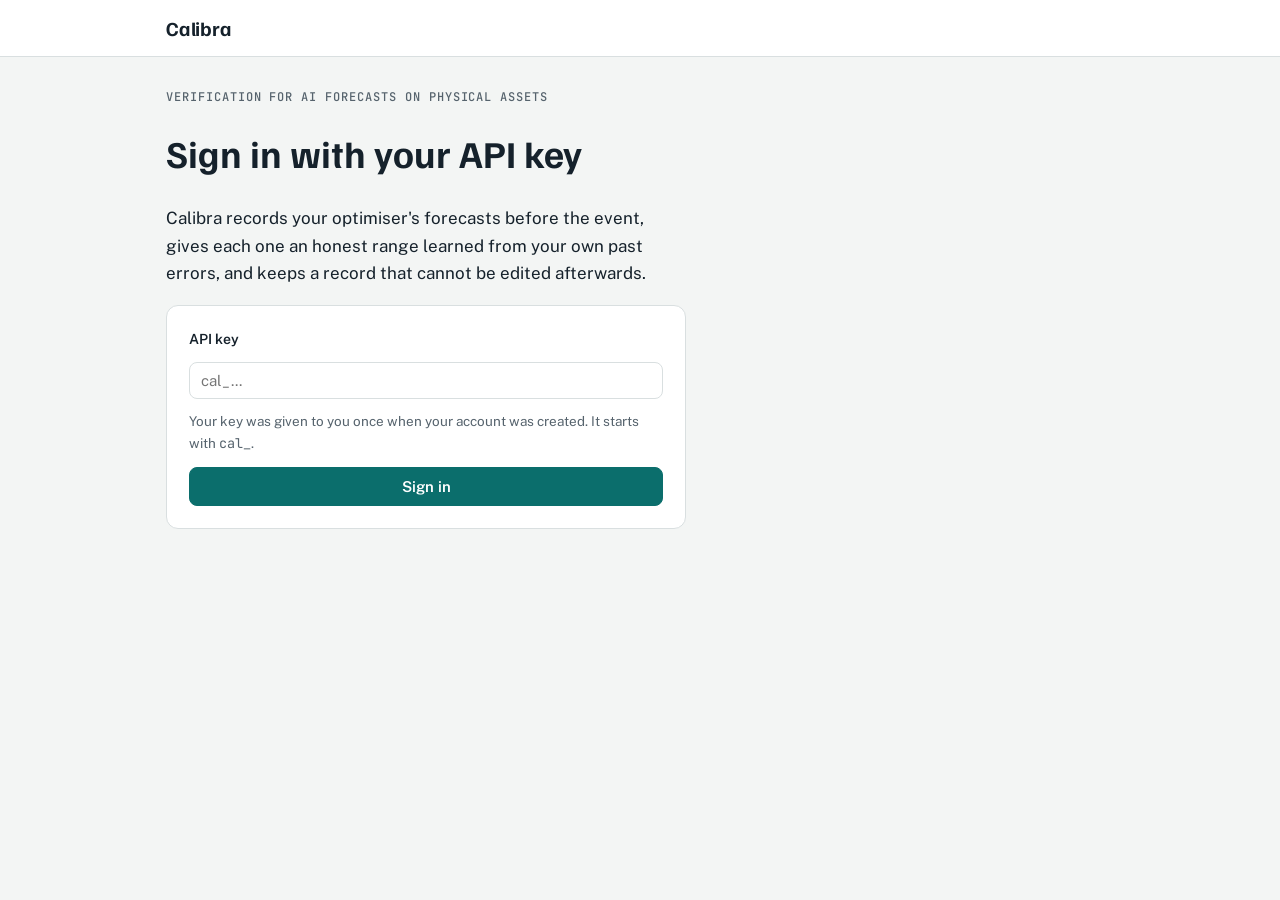
<file: src/gb_power_data/calibra/web/index.html>
<!doctype html>
<html lang="en">
<head>
<meta charset="utf-8">
<meta name="viewport" content="width=device-width, initial-scale=1, viewport-fit=cover">
<title>Calibra</title>
<link rel="preconnect" href="https://fonts.googleapis.com">
<link rel="preconnect" href="https://fonts.gstatic.com" crossorigin>
<link rel="stylesheet" href="https://fonts.googleapis.com/css2?family=Familjen+Grotesk:wght@500;600;700&family=Public+Sans:wght@400;500;600&family=JetBrains+Mono:wght@400;500&display=swap">
<link rel="stylesheet" href="app.css">
<link rel="icon" href="data:image/svg+xml,%3Csvg xmlns='http://www.w3.org/2000/svg' viewBox='0 0 32 32'%3E%3Crect width='32' height='32' rx='7' fill='%230b6e6c'/%3E%3Cpath d='M9 22V10m7 12V7m7 15v-9' stroke='white' stroke-width='3' stroke-linecap='round'/%3E%3C/svg%3E">
</head>
<body>
<header class="bar">
  <div class="bar-inner">
    <a class="brand" href="#agents">Calibra</a>
    <nav id="nav" hidden>
      <a href="#agents">Agents</a>
      <a href="#onboard">Add data</a>
      <a href="/docs" target="_blank" rel="noopener">API docs</a>
      <span class="who" id="who"></span>
      <button class="link" id="signout" type="button">Sign out</button>
    </nav>
  </div>
</header>

<main id="main" class="wrap" aria-live="polite">

<!-- 1. Sign in -->
<section id="view-signin" class="view" hidden>
  <div class="narrow">
    <div class="eyebrow">Verification for AI forecasts on physical assets</div>
    <h1>Sign in with your API key</h1>
    <p class="lede">Calibra records your optimiser's forecasts before the event, gives each one an honest range learned from your own past errors, and keeps a record that cannot be edited afterwards.</p>
    <form id="signin-form" class="card stack">
      <label for="key">API key</label>
      <input id="key" name="key" type="password" autocomplete="off" placeholder="cal_..." required>
      <p class="hint">Your key was given to you once when your account was created. It starts with <code>cal_</code>.</p>
      <button class="primary" type="submit">Sign in</button>
      <p class="error" id="signin-error" hidden></p>
    </form>
  </div>
</section>

<!-- 2. Agents -->
<section id="view-agents" class="view" hidden>
  <div class="head-row">
    <div>
      <div class="eyebrow">Your account</div>
      <h1>Your optimisers and agents</h1>
    </div>
    <a class="button primary" href="#onboard">Add past forecasts and results</a>
  </div>
  <div id="agents-empty" class="card empty" hidden>
    <h2>No forecasts yet</h2>
    <p>Start by sending Calibra your past forecasts and what really happened. It replays them in time order, as if live, and shows you how honest your ranges have been.</p>
    <a class="button primary" href="#onboard">Add past forecasts and results</a>
  </div>
  <div id="agents-list" class="tablebox" hidden>
    <table>
      <thead><tr><th>Agent</th><th>Forecasts</th><th>Scored</th><th>First</th><th>Last</th><th></th></tr></thead>
      <tbody id="agents-body"></tbody>
    </table>
  </div>
</section>

<!-- 3. Onboarding -->
<section id="view-onboard" class="view" hidden>
  <div class="eyebrow">Add past forecasts and results</div>
  <h1>Send your past forecasts</h1>
  <ol class="steps" id="steps">
    <li data-step="1">Your files</li>
    <li data-step="2">Your columns</li>
    <li data-step="3">Check</li>
    <li data-step="4">Import</li>
  </ol>

  <form id="step-1" class="card stack step">
    <h2>1. Your past forecasts and what really happened</h2>
    <p><b>What this is.</b> Calibra learns how wrong your forecaster has been, then puts an honest 90% range around each new forecast. For that it needs two CSV files from your system. Column names can be anything; you tell Calibra which is which in step 2.</p>
    <div class="spec">
      <div>
        <p><b>File 1: Forecasts</b>. One row per forecast.</p>
        <ul>
          <li><b>When it is for</b>: start time of the period forecast, e.g. <code>2025-03-14 17:00</code></li>
          <li><b>When it was made</b>: must be <em>before</em> the start time</li>
          <li><b>The forecast number</b>: one number per row</li>
          <li class="opt">Optional: your own low and high, the kind of day, inputs such as temperature</li>
        </ul>
      </div>
      <div>
        <p><b>File 2: Actual results</b>. One row per period that has ended.</p>
        <ul>
          <li><b>When it is for</b>: the same start time as in file 1</li>
          <li><b>The actual number</b>: what really happened</li>
        </ul>
      </div>
    </div>
    <p class="hint">More history gives a better range. Calibra needs at least 20 results for a kind of day to give it its own range. If a time is missing or the files do not line up, the import stops with a message and nothing is saved.</p>
    <p class="hint">Not sure of the format? <button type="button" class="linklike" id="dl-f">Download example forecasts.csv</button> and <button type="button" class="linklike" id="dl-o">example outcomes.csv</button>, open them, and compare with yours.</p>
    <label for="file-f">File 1: Forecasts (required)</label>
    <input id="file-f" type="file" accept=".csv,text/csv" required>
    <label for="file-o">File 2: Actual results (to score the forecasts)</label>
    <input id="file-o" type="file" accept=".csv,text/csv">
    <p class="hint">Up to 20 MB each. Without the actuals, the forecasts are recorded and wait to be scored.</p>
    <button class="primary" type="submit">Next: your columns</button>
    <p class="error" id="error-1" hidden></p>
  </form>

  <form id="step-2" class="card stack step" hidden>
    <h2>2. Which column is which?</h2>
    <p>Calibra guessed from your column names. Check each row of the table: the three you must have are <b>Made at</b>, <b>Target start</b> and <b>Forecast</b>. Columns marked <em>ignore</em> are not read.</p>
    <div class="grid2">
      <div class="field"><label for="agent-id">Name of this optimiser or agent</label>
        <input id="agent-id" pattern="[A-Za-z0-9._\-]+" maxlength="80" required>
        <span class="hint">Letters, digits, <code>.</code> <code>_</code> <code>-</code>. Its track record is kept under this name.</span></div>
      <div class="field"><label for="tz">Time zone of times written without one</label>
        <select id="tz"></select></div>
      <div class="field" id="period-field"><label for="period">Each forecast covers</label>
        <select id="period">
          <option value="30min">30 minutes</option>
          <option value="1h">1 hour</option>
          <option value="1D" selected>1 day</option>
          <option value="7D">1 week</option>
        </select>
        <span class="hint">Used when your file has no end time.</span></div>
      <div class="field"><label for="target-name">What is forecast, and its unit</label>
        <div class="pair"><input id="target-name" placeholder="e.g. demand" aria-label="What is forecast"><input id="unit" placeholder="e.g. MW or GBP" aria-label="Unit"></div></div>
    </div>
    <div class="tablebox">
      <table class="map">
        <thead><tr><th>Your column</th><th>First values</th><th>This is</th><th>Details</th></tr></thead>
        <tbody id="map-body"></tbody>
      </table>
    </div>
    <div id="outcome-map" class="grid2" hidden>
      <div class="field"><label for="realised-col">In your actuals file, the actual value is</label><select id="realised-col"></select></div>
      <div class="field"><label for="match-col">Match each actual to its forecast by</label><select id="match-col"></select></div>
    </div>
    <p class="hint"><b>Made at</b>: when the forecast was made (it must be before the target start). <b>Input to check</b>: a value Calibra compares with your history to flag unusual days. <b>Physical assumption</b>: a battery or asset number your plan used, like efficiency or starting charge.</p>
    <ul class="checklist" id="map-problems"></ul>
    <div class="actions">
      <button type="button" class="ghost" data-back="1">Back</button>
      <button class="primary" type="submit" id="to-3">Next: check</button>
    </div>
    <p class="error" id="error-2" hidden></p>
  </form>

  <div id="step-3" class="card stack step" hidden>
    <h2>3. Is this how you meant it?</h2>
    <p>Your first rows, read the way Calibra will record them. Nothing has been written yet.</p>
    <div class="tablebox"><table><thead><tr><th>Target start (UTC)</th><th>Made at (UTC)</th><th>Forecast</th><th>Your range</th><th>Day type</th><th>Inputs</th></tr></thead><tbody id="preview-body"></tbody></table></div>
    <p id="preview-count" class="hint"></p>
    <div class="actions">
      <button type="button" class="ghost" data-back="2">Back: fix columns</button>
      <button type="button" class="primary" id="do-import">Import and score</button>
    </div>
    <p class="error" id="error-3" hidden></p>
  </div>

  <div id="step-4" class="card stack step" hidden>
    <h2>4. Importing</h2>
    <p id="import-status">Replaying your history in time order. Each forecast only learns from results already known when it was made.</p>
    <div class="progress"><div></div></div>
  </div>
</section>

<!-- 4. Report -->
<section id="view-report" class="view" hidden>
  <div class="head-row">
    <div>
      <div class="eyebrow" id="r-eyebrow"></div>
      <h1 id="r-title">Track record</h1>
    </div>
    <a class="button" id="r-connect" href="#">Connect your software</a>
  </div>
  <div class="answers" id="r-answers"></div>

  <section class="block">
    <h2>Did the range keep its promise?</h2>
    <p class="say" id="r-honesty-say"></p>
    <div class="chart" id="r-honesty"></div>
  </section>

  <section class="block">
    <h2>Every forecast, against what happened</h2>
    <p class="say">Each pale bar is Calibra's range for one forecast. Dots are actual results; red dots fell below the low end.</p>
    <div class="chart"><div id="r-time"></div></div>
  </section>

  <section class="block">
    <h2>Where was the money missed?</h2>
    <p class="say" id="r-scope-say"></p>
    <div class="chart" id="r-scope"></div>
    <details>
      <summary>The five largest misses</summary>
      <div class="tablebox"><table><thead><tr><th>Target start</th><th>Low end</th><th>Actual</th><th>Missed by</th><th>Flagged?</th></tr></thead><tbody id="r-worst"></tbody></table></div>
    </details>
  </section>

  <section class="block">
    <h2>Can this record be trusted?</h2>
    <div class="checks" id="r-proof"></div>
  </section>
</section>

<!-- 5. Connect -->
<section id="view-connect" class="view" hidden>
  <div class="eyebrow" id="c-eyebrow">Connect</div>
  <h1>Connect your software</h1>
  <p class="lede">Send each forecast before its target period, and the actual value once it is known. Calibra adds its range, checks scope, and records it.</p>
  <div class="card stack">
    <h2>Your API key</h2>
    <p>Keep it secret, like a password. Set it once in your terminal or your server's settings:</p>
    <pre><code id="c-env"></code></pre>
    <div class="actions"><button type="button" class="ghost" id="c-copy-key">Copy my key</button><span class="hint" id="c-copied" hidden>Copied.</span></div>
  </div>
  <div class="tabs" role="tablist">
    <button role="tab" aria-selected="true" data-tab="curl">curl</button>
    <button role="tab" aria-selected="false" data-tab="python">Python</button>
    <button role="tab" aria-selected="false" data-tab="mcp">AI agent (MCP)</button>
    <button role="tab" aria-selected="false" data-tab="file">Files</button>
  </div>
  <div class="card stack">
    <pre><code id="c-snippet"></code></pre>
    <div class="actions"><button type="button" class="ghost" id="c-copy">Copy</button><span class="hint" id="c-copied2" hidden>Copied.</span></div>
    <p class="hint" id="c-note"></p>
  </div>
</section>

</main>
<script src="app.js"></script>
</body>
</html>
</file>
<file: src/gb_power_data/calibra/web/app.css>
/* Calibra web app. One reading column; every view = question, answer, one picture, details. */
:root {
  --bg: #f3f5f4;
  --paper: #ffffff;
  --ink: #15212b;
  --muted: #56636d;
  --line: #d9dfe0;
  --accent: #0b6e6c;
  --accent-ink: #ffffff;
  --accent-soft: #d6ebe9;
  --loss: #b2432c;
  --loss-soft: #f3dcd5;
  --grey-bar: #aab4b9;
  --ok: #1f7a4a;
  --display: "Familjen Grotesk", "Helvetica Neue", Arial, sans-serif;
  --body: "Public Sans", "Segoe UI", Arial, sans-serif;
  --mono: "JetBrains Mono", ui-monospace, Consolas, monospace;
}
@media (prefers-color-scheme: dark) {
  :root {
    --bg: #0f1619; --paper: #172126; --ink: #e6ecee; --muted: #9aa8af; --line: #2a373d;
    --accent: #4fc2bd; --accent-ink: #0f1619; --accent-soft: #173c3c; --loss: #ee8a72;
    --loss-soft: #45251e; --grey-bar: #5d6a70; --ok: #6fd39a; color-scheme: dark;
  }
}
* { box-sizing: border-box; }
html, body { margin: 0; }
body { background: var(--bg); color: var(--ink); font: 400 16px/1.6 var(--body); }
.wrap, .bar-inner {
  max-width: 980px; margin: 0 auto;
  padding-left: max(16px, env(safe-area-inset-left, 0px));
  padding-right: max(16px, env(safe-area-inset-right, 0px));
}
.wrap { padding-block: 32px 72px; }
[hidden] { display: none !important; }
h1, h2, h3 { font-family: var(--display); line-height: 1.15; margin: 0; text-wrap: balance; }
h1 { font-size: clamp(28px, 5vw, 38px); font-weight: 700; }
h2 { font-size: 21px; font-weight: 600; }
p { margin: 0; max-width: 68ch; }
code, pre { font-family: var(--mono); font-size: 13.5px; }
pre { background: var(--bg); border: 1px solid var(--line); border-radius: 8px; padding: 14px; overflow-x: auto; margin: 0; white-space: pre; }
a { color: var(--accent); }
.eyebrow { font: 500 12px/1.4 var(--mono); letter-spacing: 0.08em; text-transform: uppercase; color: var(--muted); margin-bottom: 8px; }
.lede { font-size: 17px; margin-top: 12px; }
.hint { color: var(--muted); font-size: 13.5px; }
.error { color: var(--loss); font-size: 14px; white-space: pre-wrap; }
.view { display: grid; gap: 22px; }
.narrow { max-width: 520px; display: grid; gap: 18px; }

/* top bar */
.bar { background: var(--paper); border-bottom: 1px solid var(--line); position: sticky; top: env(safe-area-inset-top, 0px); z-index: 5; }
.bar-inner { display: flex; align-items: center; justify-content: space-between; gap: 16px; min-height: 56px; flex-wrap: wrap; }
.brand { font: 700 20px var(--display); color: var(--ink); text-decoration: none; letter-spacing: -0.01em; }
nav { display: flex; align-items: center; gap: 18px; flex-wrap: wrap; font-size: 14px; }
nav a { text-decoration: none; color: var(--ink); }
nav a:hover { color: var(--accent); }
.who { color: var(--muted); font-family: var(--mono); font-size: 12.5px; }

/* controls */
button, .button { font: 600 15px var(--body); border-radius: 8px; padding: 10px 16px; border: 1px solid var(--line); background: var(--paper); color: var(--ink); cursor: pointer; text-decoration: none; display: inline-block; }
.primary { background: var(--accent); color: var(--accent-ink); border-color: var(--accent); }
.ghost { background: transparent; }
button.link { border: 0; padding: 0; background: none; color: var(--accent); font-weight: 500; font-size: 14px; }
button:disabled { opacity: 0.5; cursor: not-allowed; }
button:focus-visible, a:focus-visible, input:focus-visible, select:focus-visible, summary:focus-visible { outline: 2px solid var(--accent); outline-offset: 2px; }
input, select { font: 15px var(--body); padding: 9px 11px; border: 1px solid var(--line); border-radius: 8px; background: var(--paper); color: var(--ink); width: 100%; min-width: 0; }
input[type=file] { padding: 8px; }
label { font-weight: 600; font-size: 14px; }
.card { background: var(--paper); border: 1px solid var(--line); border-radius: 12px; padding: 22px; }
.stack { display: grid; gap: 12px; }
.actions { display: flex; gap: 12px; align-items: center; flex-wrap: wrap; }
.head-row { display: flex; justify-content: space-between; align-items: end; gap: 16px; flex-wrap: wrap; }
.grid2 { display: grid; grid-template-columns: repeat(2, minmax(0, 1fr)); gap: 16px; }
.field { display: grid; gap: 6px; align-content: start; }
.pair { display: grid; grid-template-columns: 2fr 1fr; gap: 8px; }
@media (max-width: 640px) { .grid2 { grid-template-columns: 1fr; } }
.empty { display: grid; gap: 12px; justify-items: start; }

/* steps */
.steps { display: flex; gap: 8px; list-style: none; padding: 0; margin: 0; flex-wrap: wrap; counter-reset: s; }
.steps li { counter-increment: s; font-size: 14px; color: var(--muted); padding: 6px 12px; border: 1px solid var(--line); border-radius: 999px; background: var(--paper); }
.steps li::before { content: counter(s) "  "; font-family: var(--mono); }
.steps li.on { color: var(--accent-ink); background: var(--accent); border-color: var(--accent); }
.steps li.done { color: var(--accent); border-color: var(--accent); }
.checklist { margin: 0; padding-left: 18px; color: var(--loss); font-size: 14px; display: grid; gap: 4px; }
.progress { height: 6px; background: var(--accent-soft); border-radius: 3px; overflow: hidden; }
.progress div { height: 100%; width: 35%; background: var(--accent); border-radius: 3px; animation: slide 1.4s ease-in-out infinite; }
@keyframes slide { from { transform: translateX(-100%); } to { transform: translateX(300%); } }
@media (prefers-reduced-motion: reduce) { .progress div { animation: none; width: 100%; opacity: 0.6; } }

/* tables */
.tablebox { overflow-x: auto; border: 1px solid var(--line); border-radius: 10px; background: var(--paper); }
table { border-collapse: collapse; width: 100%; font-size: 14px; }
th, td { text-align: left; padding: 9px 12px; border-bottom: 1px solid var(--line); vertical-align: middle; }
tbody tr:last-child td { border-bottom: 0; }
th { font-size: 12px; text-transform: uppercase; letter-spacing: 0.05em; color: var(--muted); font-weight: 600; white-space: nowrap; }
td.num, th.num { text-align: right; font-family: var(--mono); font-variant-numeric: tabular-nums; white-space: nowrap; }
td.mono { font-family: var(--mono); font-size: 13px; color: var(--muted); white-space: nowrap; max-width: 260px; overflow: hidden; text-overflow: ellipsis; }
tr.clickable { cursor: pointer; }
tr.clickable:hover td { background: var(--bg); }
table.map select { min-width: 170px; }
table.map .details { display: flex; gap: 6px; }
table.map .details input { min-width: 120px; }

/* report */
.answers { display: grid; grid-template-columns: repeat(3, minmax(0, 1fr)); gap: 12px; }
.answer { background: var(--paper); border: 1px solid var(--line); border-radius: 12px; padding: 18px; display: grid; gap: 6px; align-content: start; }
.answer .big { font: 600 34px/1 var(--display); color: var(--accent); }
.answer .big.loss { color: var(--loss); }
.answer .big.dim { color: var(--muted); }
.answer .what { font-weight: 600; font-size: 15px; }
.answer .vs { color: var(--muted); font-size: 14px; }
@media (max-width: 720px) { .answers { grid-template-columns: 1fr; } }
.block { display: grid; gap: 12px; margin-top: 18px; }
.say { font-size: 16.5px; }
.chart { background: var(--paper); border: 1px solid var(--line); border-radius: 12px; padding: 20px; display: grid; gap: 14px; }
.row { display: grid; grid-template-columns: 170px minmax(0, 1fr) 70px; gap: 12px; align-items: center; }
.row .label { font-size: 14px; }
.row .label small { display: block; color: var(--muted); font-size: 12px; }
.track { position: relative; height: 22px; border-left: 1px solid var(--line); }
.bar-fill { height: 100%; border-radius: 0 4px 4px 0; }
.bar-fill.good { background: var(--accent); } .bar-fill.loss { background: var(--loss); } .bar-fill.grey { background: var(--grey-bar); }
.row .val { font: 500 15px var(--mono); text-align: right; font-variant-numeric: tabular-nums; }
.target { position: absolute; top: -6px; bottom: -6px; border-left: 2px dashed var(--ink); }
.target span { position: absolute; top: -20px; left: 4px; font: 500 11px var(--mono); color: var(--muted); white-space: nowrap; }
.foot { color: var(--muted); font-size: 13px; }
@media (max-width: 520px) { .row { grid-template-columns: 100px minmax(0, 1fr) 56px; } }
.split { display: grid; gap: 6px; }
.split .cap { display: flex; justify-content: space-between; font-size: 14px; gap: 12px; }
.bar2 { display: flex; height: 32px; border-radius: 6px; overflow: hidden; background: var(--accent-soft); }
.seg { display: flex; align-items: center; padding: 0 10px; font: 500 13px var(--mono); white-space: nowrap; overflow: hidden; }
.seg.flag { background: var(--loss); color: var(--paper); }
.seg.rest { background: var(--accent-soft); color: var(--ink); }
#r-time svg { display: block; max-width: 100%; }
.axis text { fill: var(--muted); font: 11px var(--mono); }
.axis line, .axis path { stroke: var(--line); }
.range { stroke: var(--accent-soft); stroke-linecap: round; }
.dot { fill: var(--accent); }
.dot.miss { fill: var(--loss); }
.checks { display: grid; gap: 10px; }
.check { display: grid; grid-template-columns: 26px minmax(0, 1fr); gap: 12px; align-items: start; background: var(--paper); border: 1px solid var(--line); border-radius: 10px; padding: 14px 16px; }
.tick { width: 22px; height: 22px; border-radius: 50%; display: grid; place-items: center; font: 700 13px var(--body); background: var(--accent-soft); color: var(--accent); }
.tick.bad { background: var(--loss-soft); color: var(--loss); }
.check b { display: block; font-weight: 600; }
.check span { color: var(--muted); font-size: 14px; overflow-wrap: anywhere; }
details summary { cursor: pointer; color: var(--accent); font-weight: 500; font-size: 14px; margin-bottom: 10px; }

/* connect */
.tabs { display: flex; gap: 6px; flex-wrap: wrap; }
.tabs button { font-size: 14px; padding: 8px 14px; }
.tabs button[aria-selected=true] { background: var(--ink); color: var(--paper); border-color: var(--ink); }

/* step 1 spec */
.spec { display: grid; grid-template-columns: 1fr 1fr; gap: 16px; background: var(--paper); border: 1px solid var(--line, #ddd); border-radius: 10px; padding: 12px 16px; }
.spec ul { margin: 6px 0 0; padding-left: 18px; font-size: 14.5px; }
.spec li { margin-bottom: 4px; }
.spec .opt { color: var(--muted); }
.spec p { margin: 0; }
@media (max-width: 640px) { .spec { grid-template-columns: 1fr; } }
button.linklike { background: none; border: 0; padding: 0; color: var(--accent); text-decoration: underline; cursor: pointer; font: inherit; }
</file>
